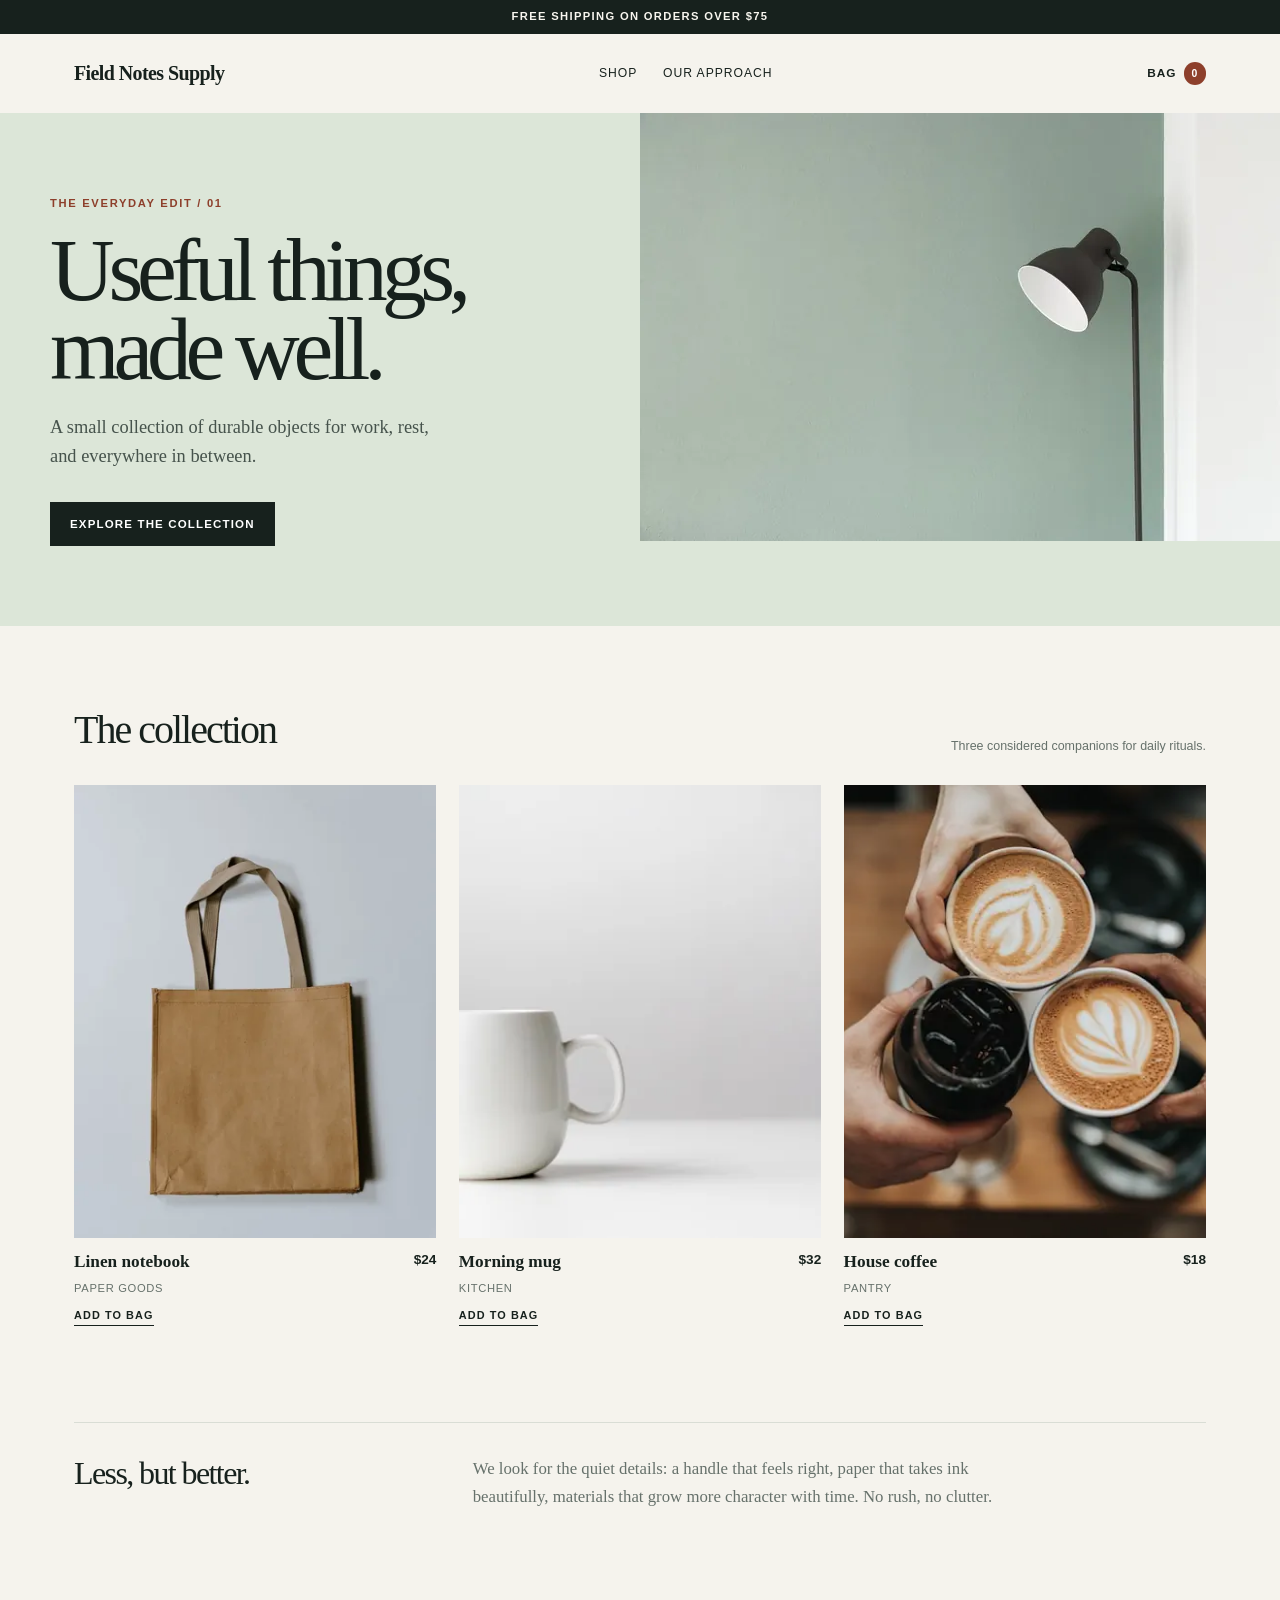
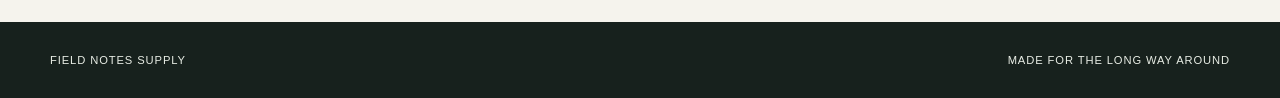
<file: index.html>
<!doctype html>
<html lang="en">

<head>
  <meta charset="utf-8">
  <meta name="viewport" content="width=device-width, initial-scale=1">
  <meta name="google-site-verification" content="jY3L68nDEbwjXzt3M9jfqNERwwXVNHxmWvuZ9ZeyHek" />
  <meta name="description" content="Field-tested objects for a slower, more considered everyday.">
  <title>Field Notes Supply | Considered everyday goods</title>
  <link rel="preload" as="image" type="image/webp" href="./images/hero-1200.jpg"
    imagesrcset="./images/hero-640.webp 640w, ./images/hero-768.webp 768w, ./images/hero-1200.webp 1200w"
    imagesizes="(max-width: 700px) 100vw, 50vw" fetchpriority="high">
  <link rel="manifest" href="./manifest.webmanifest">
  <link rel="apple-touch-icon" href="./icons/icon-v1-180.png">
  <meta name="theme-color" content="#17211d">
  <meta name="mobile-web-app-capable" content="yes">
  <style>:root{color-scheme:light;--ink:#17211d;--muted:#66716b;--paper:#f5f3ed;--line:#d9ddd5;--accent:#8d3f2b;--sage:#dce6d8}*{box-sizing:border-box}picture{display:contents}picture>source{display:none}body{margin:0;background:var(--paper);color:var(--ink);font-family:Georgia,'Times New Roman',serif}a{color:inherit;text-decoration:none}.announcement{padding:.65rem 1.5rem;background:var(--ink);color:#f8f6ef;font:700 .7rem/1.2 Arial,sans-serif;letter-spacing:.12em;text-align:center;text-transform:uppercase}header{align-items:center;display:flex;justify-content:space-between;margin:0 auto;max-width:1180px;padding:1.35rem 1.5rem}.brand{font-size:1.25rem;font-weight:700;letter-spacing:-.03em}nav{display:flex;gap:1.6rem;font:.76rem Arial,sans-serif;letter-spacing:.08em;text-transform:uppercase}.bag{align-items:center;background:none;border:0;color:var(--ink);cursor:pointer;display:flex;font:700 .74rem Arial,sans-serif;gap:.45rem;letter-spacing:.08em;padding:.4rem 0;text-transform:uppercase}.bag-count{align-items:center;background:var(--accent);border-radius:50%;color:#fff;display:inline-flex;font-size:.65rem;height:1.4rem;justify-content:center;width:1.4rem}.hero{background:var(--sage);display:grid;grid-template-columns:minmax(0,1fr) minmax(280px,1fr);min-height:500px}.hero-copy{align-self:center;max-width:560px;min-width: fit-content;padding:5rem max(1.5rem,calc((100vw - 1180px)/2));padding-right:3rem}.eyebrow{color:var(--accent);font:700 .7rem Arial,sans-serif;letter-spacing:.15em;text-transform:uppercase}h1{font-size:clamp(3.2rem,7vw,6.4rem);font-weight:400;letter-spacing:-.07em;line-height:.88;margin:1.3rem 0 1.5rem;max-width:620px}.hero-copy p{color:#46534c;font-size:1.15rem;line-height:1.55;margin:0 0 2rem;max-width:390px}.button{background:var(--ink);color:#fff;display:inline-block;font:700 .72rem Arial,sans-serif;letter-spacing:.1em;padding:1rem 1.25rem;text-transform:uppercase}.hero-image{height:auto;min-height:360px;object-fit:cover;width:100%}.catalog{margin:0 auto;max-width:1180px;padding:5rem 1.5rem 0}.section-heading{align-items:end;display:flex;justify-content:space-between;margin-bottom:2rem}h2{font-size:2.5rem;font-weight:400;letter-spacing:-.05em;margin:0}.section-heading p{color:var(--muted);font:.78rem Arial,sans-serif;margin:0}.products{display:grid;gap:1.4rem;grid-template-columns:repeat(3,1fr)}.product-image{aspect-ratio:4/5;background:#e5e6df;display:block;height:auto;object-fit:cover;width:100%}.product-info{align-items:start;display:flex;justify-content:space-between;padding-top:.9rem}.product-name{font-size:1.08rem;margin:0 0 .35rem}.product-type{color:var(--muted);font:.7rem Arial,sans-serif;letter-spacing:.06em;text-transform:uppercase}.price{font:700 .85rem Arial,sans-serif}.add{background:none;border:0;border-bottom:1px solid var(--ink);color:var(--ink);cursor:pointer;font:700 .68rem Arial,sans-serif;letter-spacing:.1em;margin-top:.8rem;padding:0 0 .25rem;text-transform:uppercase}.note{border-top:1px solid var(--line);display:grid;gap:2rem;grid-template-columns:1fr 2fr;padding-top:2rem}.story{margin:6rem auto 0;max-width:1180px;padding:0 1.5rem 7rem}.note h2{font-size:2rem}.note p{color:var(--muted);font-size:1.05rem;line-height:1.65;margin:0;max-width:570px}footer{background:var(--ink);color:#e8ede5;padding:2rem 1.5rem}.footer-inner{display:flex;justify-content:space-between;margin:auto;max-width:1180px}footer small{font:.7rem Arial,sans-serif;letter-spacing:.08em;text-transform:uppercase}[hidden]{display:none!important}.notice{align-items:center;background:var(--ink);bottom:1rem;color:#f8f6ef;display:flex;flex-wrap:wrap;font:.82rem/1.4 Arial,sans-serif;gap:.6rem 1rem;left:50%;max-width:calc(100% - 2rem);padding:.9rem 1.1rem;position:fixed;transform:translateX(-50%);width:36rem;z-index:1}.notice p{flex:1 1 12rem;margin:0}.notice button{cursor:pointer;font:700 .7rem Arial,sans-serif;letter-spacing:.1em;min-height:2.75rem;padding:.5rem .9rem;text-transform:uppercase}.notice-accept{background:#f8f6ef;border:0;color:var(--ink)}.notice-dismiss{background:none;border:1px solid #f8f6ef;color:#f8f6ef}@media(max-width:700px){header{flex-wrap:wrap;padding:1.2rem 1rem}nav{gap:1.2rem;justify-content:center;order:3;padding-top:1rem;width:100%}.hero{display:flex;flex-direction:column-reverse}.hero-copy{padding:3.5rem 1.25rem 4rem}h1{font-size:clamp(3.6rem,18vw,5rem)}.hero-image{aspect-ratio:1/1;min-height:0}.catalog{padding:3.5rem 1.25rem 0}.section-heading{align-items:start;flex-direction:column;gap:.6rem}h2{font-size:2.2rem}.products{grid-template-columns:1fr 1fr;gap:2rem 1rem}.product-info{display:block}.price{display:block;margin-top:.7rem}.note{display:block}.story{margin-top:4rem;padding:0 1.25rem 5rem}.note p{margin-top:1rem}}</style>
  <!-- routes.json: begin -->
  <link rel="canonical" href="https://field-notes-supply.example/">
  <meta property="og:title" content="Field Notes Supply | Considered everyday goods">
  <meta property="og:description" content="Field-tested objects for a slower, more considered everyday.">
  <meta property="og:image" content="./images/hero-1200.jpg">
  <meta name="twitter:card" content="summary_large_image">
  <!-- routes.json: end -->
</head>

<body>
  <div class="announcement">Free shipping on orders over $75</div>
  <header>
    <a class="brand" href="./">Field Notes Supply</a>
    <nav aria-label="Primary navigation"><a href="#shop">Shop</a><a href="#story">Our approach</a></nav>
    <button class="bag" type="button" aria-label="Shopping bag, 0 items">Bag <span class="bag-count"
        aria-hidden="true">0</span></button>
  </header>
  <main>
    <section class="hero" aria-labelledby="hero-title">
      <div class="hero-copy"><span class="eyebrow">The everyday edit / 01</span>
        <h1 id="hero-title">Useful things, made well.</h1>
        <p>A small collection of durable objects for work, rest, and everywhere in between.</p><a class="button"
          href="#shop">Explore the collection</a>
      </div>
      <picture>
        <source type="image/webp" srcset="./images/hero-640.webp 640w, ./images/hero-768.webp 768w, ./images/hero-1200.webp 1200w" sizes="(max-width: 700px) 100vw, 50vw">
        <img class="hero-image" src="./images/hero-1200.jpg"
          srcset="./images/hero-640.jpg 640w, ./images/hero-768.jpg 768w, ./images/hero-1200.jpg 1200w"
          sizes="(max-width: 700px) 100vw, 50vw" width="1200" height="803"
          alt="A charcoal floor lamp angled against a sage green wall" fetchpriority="high">
      </picture>
    </section>
    <section class="catalog" id="shop" aria-labelledby="shop-title">
      <div class="section-heading">
        <h2 id="shop-title">The collection</h2>
        <p>Three considered companions for daily rituals.</p>
      </div>
      <div class="products">
        <article><picture>
            <source type="image/webp" srcset="./images/notebook-400.webp 400w, ./images/notebook-700.webp 700w" sizes="(max-width: 700px) 45vw, 30vw">
            <img class="product-image" src="./images/notebook-700.jpg"
              srcset="./images/notebook-400.jpg 400w, ./images/notebook-700.jpg 700w" sizes="(max-width: 700px) 45vw, 30vw"
              width="700" height="875" loading="lazy" fetchpriority="low" alt="A tan kraft paper tote bag with woven handles, laid flat on a pale grey background">
          </picture>
          <div class="product-info">
            <div>
              <h3 class="product-name">Linen notebook</h3><span class="product-type">Paper goods</span>
            </div><span class="price">$24</span>
          </div><button class="add" type="button">Add to bag</button>
        </article>
        <article><picture>
            <source type="image/webp" srcset="./images/mug-374.webp 374w" sizes="(max-width: 700px) 45vw, 30vw">
            <img class="product-image" src="./images/mug-374.jpg"
              srcset="./images/mug-374.jpg 374w" sizes="(max-width: 700px) 45vw, 30vw"
              width="374" height="467" loading="lazy" fetchpriority="low" alt="A white ceramic mug with a rounded handle on a pale surface">
          </picture>
          <div class="product-info">
            <div>
              <h3 class="product-name">Morning mug</h3><span class="product-type">Kitchen</span>
            </div><span class="price">$32</span>
          </div><button class="add" type="button">Add to bag</button>
        </article>
        <article><picture>
            <source type="image/webp" srcset="./images/coffee-374.webp 374w" sizes="(max-width: 700px) 45vw, 30vw">
            <img class="product-image" src="./images/coffee-374.jpg"
              srcset="./images/coffee-374.jpg 374w" sizes="(max-width: 700px) 45vw, 30vw"
              width="374" height="467" loading="lazy" fetchpriority="low" alt="Three hands raising two latte-art coffees and an iced drink over a wooden table">
          </picture>
          <div class="product-info">
            <div>
              <h3 class="product-name">House coffee</h3><span class="product-type">Pantry</span>
            </div><span class="price">$18</span>
          </div><button class="add" type="button">Add to bag</button>
        </article>
      </div>
    </section>
    <section class="story" id="story" aria-labelledby="story-title">
      <div class="note">
        <h2 id="story-title">Less, but better.</h2>
        <p>We look for the quiet details: a handle that feels right, paper that takes ink beautifully, materials that
          grow more character with time. No rush, no clutter.</p>
      </div>
    </section>
  </main>
  <footer>
    <div class="footer-inner"><small>Field Notes Supply</small><small>Made for the long way around</small></div>
  </footer>
  <div class="notice" role="status" hidden>
    <p>Keep Field Notes Supply within reach.</p>
    <button class="notice-accept" type="button">Add to Home screen</button>
    <button class="notice-dismiss" type="button">Not now</button>
  </div>
  <script src="./app.v2.min.js" defer></script>
</body>

</html>
</file>
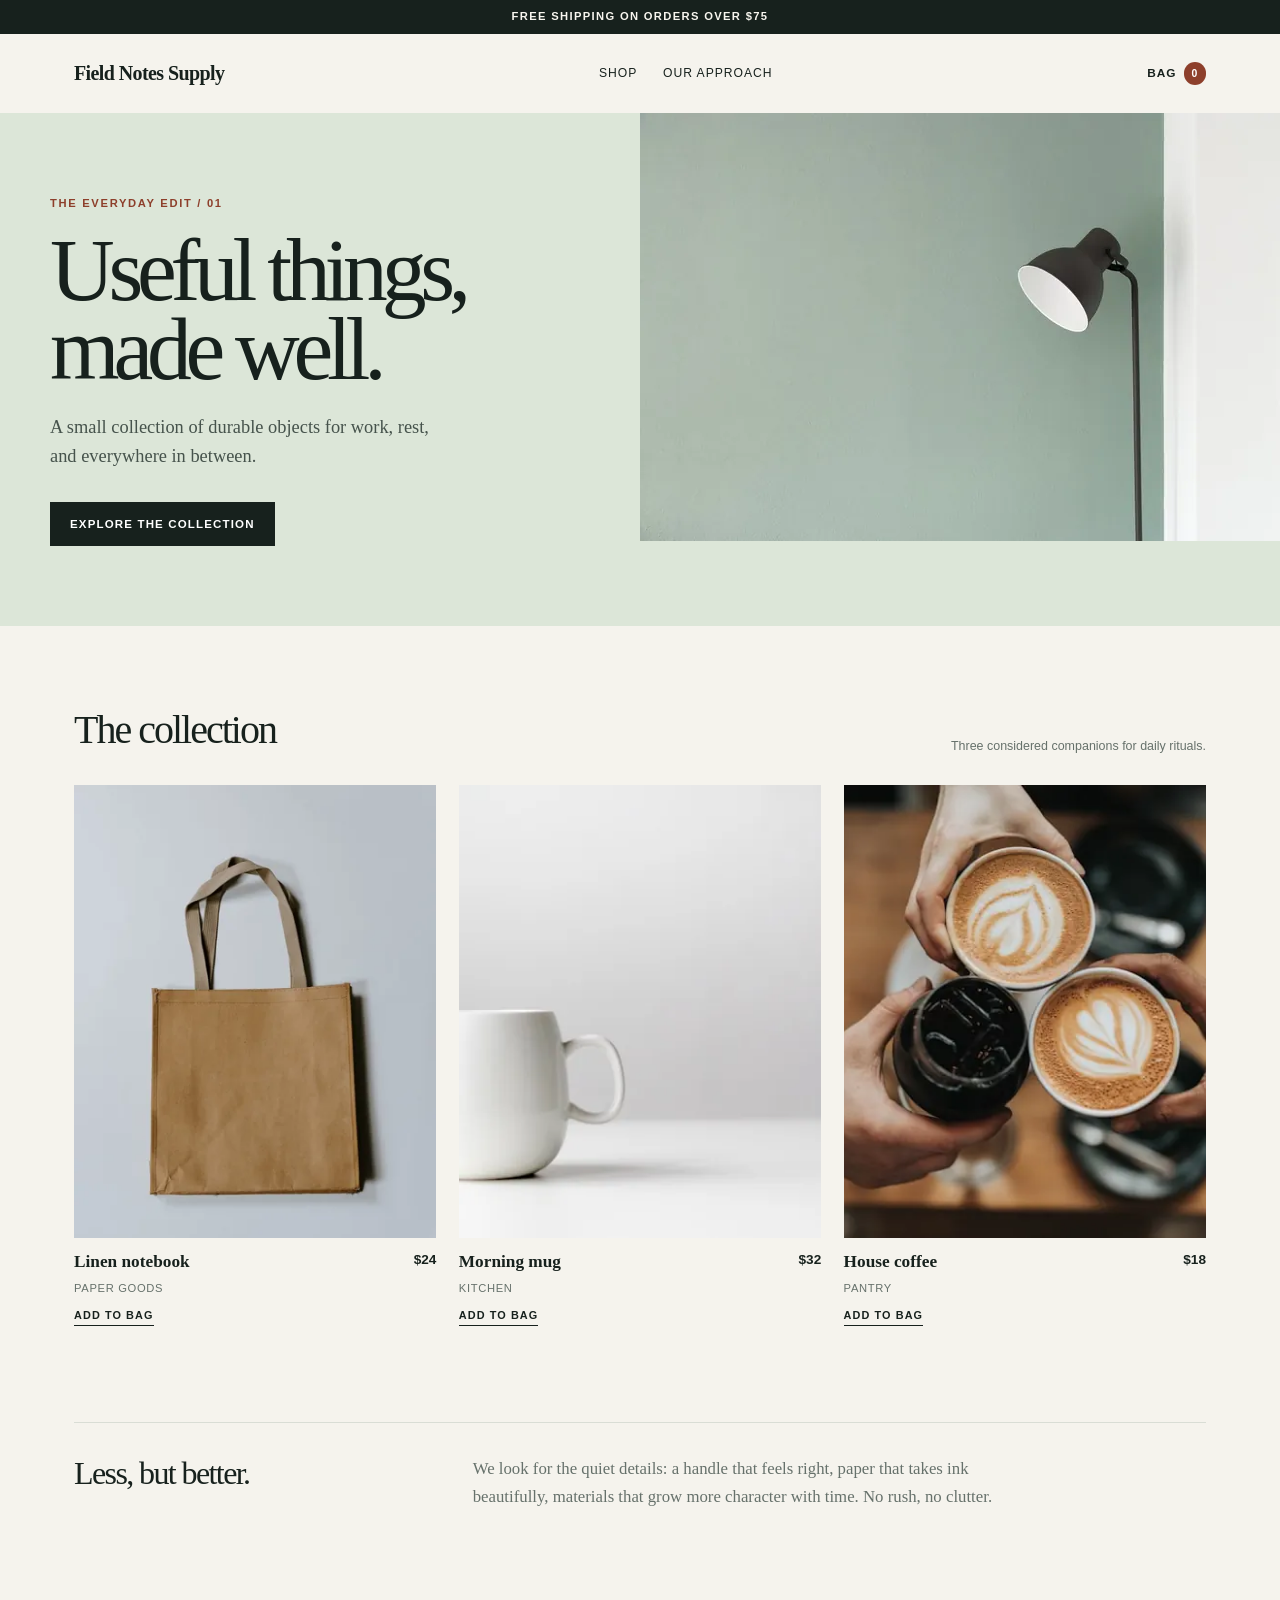
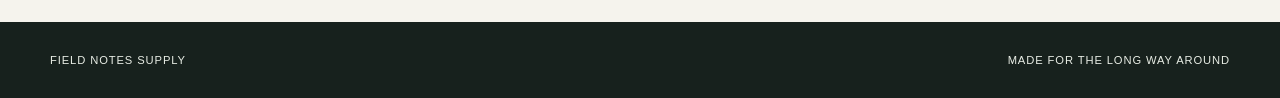
<file: arm-gtm-deferred.html>
<!doctype html>
<html lang="en">

<head>
  <meta charset="utf-8">
  <meta name="viewport" content="width=device-width, initial-scale=1">
  <meta name="google-site-verification" content="jY3L68nDEbwjXzt3M9jfqNERwwXVNHxmWvuZ9ZeyHek" />
  <meta name="description" content="Field-tested objects for a slower, more considered everyday.">
  <title>Field Notes Supply | Considered everyday goods</title>
  <link rel="preload" as="image" type="image/webp" href="./images/hero-1200.jpg"
    imagesrcset="./images/hero-640.webp 640w, ./images/hero-768.webp 768w, ./images/hero-1200.webp 1200w"
    imagesizes="(max-width: 700px) 100vw, 50vw" fetchpriority="high">
  <link rel="manifest" href="./manifest.webmanifest">
  <link rel="apple-touch-icon" href="./icons/icon-v1-180.png">
  <meta name="theme-color" content="#17211d">
  <meta name="mobile-web-app-capable" content="yes">
  <style>:root{color-scheme:light;--ink:#17211d;--muted:#66716b;--paper:#f5f3ed;--line:#d9ddd5;--accent:#8d3f2b;--sage:#dce6d8}*{box-sizing:border-box}picture{display:contents}picture>source{display:none}body{margin:0;background:var(--paper);color:var(--ink);font-family:Georgia,'Times New Roman',serif}a{color:inherit;text-decoration:none}.announcement{padding:.65rem 1.5rem;background:var(--ink);color:#f8f6ef;font:700 .7rem/1.2 Arial,sans-serif;letter-spacing:.12em;text-align:center;text-transform:uppercase}header{align-items:center;display:flex;justify-content:space-between;margin:0 auto;max-width:1180px;padding:1.35rem 1.5rem}.brand{font-size:1.25rem;font-weight:700;letter-spacing:-.03em}nav{display:flex;gap:1.6rem;font:.76rem Arial,sans-serif;letter-spacing:.08em;text-transform:uppercase}.bag{align-items:center;background:none;border:0;color:var(--ink);cursor:pointer;display:flex;font:700 .74rem Arial,sans-serif;gap:.45rem;letter-spacing:.08em;padding:.4rem 0;text-transform:uppercase}.bag-count{align-items:center;background:var(--accent);border-radius:50%;color:#fff;display:inline-flex;font-size:.65rem;height:1.4rem;justify-content:center;width:1.4rem}.hero{background:var(--sage);display:grid;grid-template-columns:minmax(0,1fr) minmax(280px,1fr);min-height:500px}.hero-copy{align-self:center;max-width:560px;min-width: fit-content;padding:5rem max(1.5rem,calc((100vw - 1180px)/2));padding-right:3rem}.eyebrow{color:var(--accent);font:700 .7rem Arial,sans-serif;letter-spacing:.15em;text-transform:uppercase}h1{font-size:clamp(3.2rem,7vw,6.4rem);font-weight:400;letter-spacing:-.07em;line-height:.88;margin:1.3rem 0 1.5rem;max-width:620px}.hero-copy p{color:#46534c;font-size:1.15rem;line-height:1.55;margin:0 0 2rem;max-width:390px}.button{background:var(--ink);color:#fff;display:inline-block;font:700 .72rem Arial,sans-serif;letter-spacing:.1em;padding:1rem 1.25rem;text-transform:uppercase}.hero-image{height:auto;min-height:360px;object-fit:cover;width:100%}.catalog{margin:0 auto;max-width:1180px;padding:5rem 1.5rem 0}.section-heading{align-items:end;display:flex;justify-content:space-between;margin-bottom:2rem}h2{font-size:2.5rem;font-weight:400;letter-spacing:-.05em;margin:0}.section-heading p{color:var(--muted);font:.78rem Arial,sans-serif;margin:0}.products{display:grid;gap:1.4rem;grid-template-columns:repeat(3,1fr)}.product-image{aspect-ratio:4/5;background:#e5e6df;display:block;height:auto;object-fit:cover;width:100%}.product-info{align-items:start;display:flex;justify-content:space-between;padding-top:.9rem}.product-name{font-size:1.08rem;margin:0 0 .35rem}.product-type{color:var(--muted);font:.7rem Arial,sans-serif;letter-spacing:.06em;text-transform:uppercase}.price{font:700 .85rem Arial,sans-serif}.add{background:none;border:0;border-bottom:1px solid var(--ink);color:var(--ink);cursor:pointer;font:700 .68rem Arial,sans-serif;letter-spacing:.1em;margin-top:.8rem;padding:0 0 .25rem;text-transform:uppercase}.note{border-top:1px solid var(--line);display:grid;gap:2rem;grid-template-columns:1fr 2fr;padding-top:2rem}.story{margin:6rem auto 0;max-width:1180px;padding:0 1.5rem 7rem}.note h2{font-size:2rem}.note p{color:var(--muted);font-size:1.05rem;line-height:1.65;margin:0;max-width:570px}footer{background:var(--ink);color:#e8ede5;padding:2rem 1.5rem}.footer-inner{display:flex;justify-content:space-between;margin:auto;max-width:1180px}footer small{font:.7rem Arial,sans-serif;letter-spacing:.08em;text-transform:uppercase}[hidden]{display:none!important}.notice{align-items:center;background:var(--ink);bottom:1rem;color:#f8f6ef;display:flex;flex-wrap:wrap;font:.82rem/1.4 Arial,sans-serif;gap:.6rem 1rem;left:50%;max-width:calc(100% - 2rem);padding:.9rem 1.1rem;position:fixed;transform:translateX(-50%);width:36rem;z-index:1}.notice p{flex:1 1 12rem;margin:0}.notice button{cursor:pointer;font:700 .7rem Arial,sans-serif;letter-spacing:.1em;min-height:2.75rem;padding:.5rem .9rem;text-transform:uppercase}.notice-accept{background:#f8f6ef;border:0;color:var(--ink)}.notice-dismiss{background:none;border:1px solid #f8f6ef;color:#f8f6ef}@media(max-width:700px){header{flex-wrap:wrap;padding:1.2rem 1rem}nav{gap:1.2rem;justify-content:center;order:3;padding-top:1rem;width:100%}.hero{display:flex;flex-direction:column-reverse}.hero-copy{padding:3.5rem 1.25rem 4rem}h1{font-size:clamp(3.6rem,18vw,5rem)}.hero-image{aspect-ratio:1/1;min-height:0}.catalog{padding:3.5rem 1.25rem 0}.section-heading{align-items:start;flex-direction:column;gap:.6rem}h2{font-size:2.2rem}.products{grid-template-columns:1fr 1fr;gap:2rem 1rem}.product-info{display:block}.price{display:block;margin-top:.7rem}.note{display:block}.story{margin-top:4rem;padding:0 1.25rem 5rem}.note p{margin-top:1rem}}</style>
  <!-- routes.json: begin -->
  <link rel="canonical" href="https://field-notes-supply.example/">
  <meta property="og:title" content="Field Notes Supply | Considered everyday goods">
  <meta property="og:description" content="Field-tested objects for a slower, more considered everyday.">
  <meta property="og:image" content="./images/hero-1200.jpg">
  <meta name="twitter:card" content="summary_large_image">
  <!-- routes.json: end -->
</head>

<body>
  <div class="announcement">Free shipping on orders over $75</div>
  <header>
    <a class="brand" href="./">Field Notes Supply</a>
    <nav aria-label="Primary navigation"><a href="#shop">Shop</a><a href="#story">Our approach</a></nav>
    <button class="bag" type="button" aria-label="Shopping bag, 0 items">Bag <span class="bag-count"
        aria-hidden="true">0</span></button>
  </header>
  <main>
    <section class="hero" aria-labelledby="hero-title">
      <div class="hero-copy"><span class="eyebrow">The everyday edit / 01</span>
        <h1 id="hero-title">Useful things, made well.</h1>
        <p>A small collection of durable objects for work, rest, and everywhere in between.</p><a class="button"
          href="#shop">Explore the collection</a>
      </div>
      <picture>
        <source type="image/webp" srcset="./images/hero-640.webp 640w, ./images/hero-768.webp 768w, ./images/hero-1200.webp 1200w" sizes="(max-width: 700px) 100vw, 50vw">
        <img class="hero-image" src="./images/hero-1200.jpg"
          srcset="./images/hero-640.jpg 640w, ./images/hero-768.jpg 768w, ./images/hero-1200.jpg 1200w"
          sizes="(max-width: 700px) 100vw, 50vw" width="1200" height="803"
          alt="A charcoal floor lamp angled against a sage green wall" fetchpriority="high">
      </picture>
    </section>
    <section class="catalog" id="shop" aria-labelledby="shop-title">
      <div class="section-heading">
        <h2 id="shop-title">The collection</h2>
        <p>Three considered companions for daily rituals.</p>
      </div>
      <div class="products">
        <article><picture>
            <source type="image/webp" srcset="./images/notebook-400.webp 400w, ./images/notebook-700.webp 700w" sizes="(max-width: 700px) 45vw, 30vw">
            <img class="product-image" src="./images/notebook-700.jpg"
              srcset="./images/notebook-400.jpg 400w, ./images/notebook-700.jpg 700w" sizes="(max-width: 700px) 45vw, 30vw"
              width="700" height="875" loading="lazy" fetchpriority="low" alt="A tan kraft paper tote bag with woven handles, laid flat on a pale grey background">
          </picture>
          <div class="product-info">
            <div>
              <h3 class="product-name">Linen notebook</h3><span class="product-type">Paper goods</span>
            </div><span class="price">$24</span>
          </div><button class="add" type="button">Add to bag</button>
        </article>
        <article><picture>
            <source type="image/webp" srcset="./images/mug-374.webp 374w" sizes="(max-width: 700px) 45vw, 30vw">
            <img class="product-image" src="./images/mug-374.jpg"
              srcset="./images/mug-374.jpg 374w" sizes="(max-width: 700px) 45vw, 30vw"
              width="374" height="467" loading="lazy" fetchpriority="low" alt="A white ceramic mug with a rounded handle on a pale surface">
          </picture>
          <div class="product-info">
            <div>
              <h3 class="product-name">Morning mug</h3><span class="product-type">Kitchen</span>
            </div><span class="price">$32</span>
          </div><button class="add" type="button">Add to bag</button>
        </article>
        <article><picture>
            <source type="image/webp" srcset="./images/coffee-374.webp 374w" sizes="(max-width: 700px) 45vw, 30vw">
            <img class="product-image" src="./images/coffee-374.jpg"
              srcset="./images/coffee-374.jpg 374w" sizes="(max-width: 700px) 45vw, 30vw"
              width="374" height="467" loading="lazy" fetchpriority="low" alt="Three hands raising two latte-art coffees and an iced drink over a wooden table">
          </picture>
          <div class="product-info">
            <div>
              <h3 class="product-name">House coffee</h3><span class="product-type">Pantry</span>
            </div><span class="price">$18</span>
          </div><button class="add" type="button">Add to bag</button>
        </article>
      </div>
    </section>
    <section class="story" id="story" aria-labelledby="story-title">
      <div class="note">
        <h2 id="story-title">Less, but better.</h2>
        <p>We look for the quiet details: a handle that feels right, paper that takes ink beautifully, materials that
          grow more character with time. No rush, no clutter.</p>
      </div>
    </section>
  </main>
  <footer>
    <div class="footer-inner"><small>Field Notes Supply</small><small>Made for the long way around</small></div>
  </footer>
  <div class="notice" role="status" hidden>
    <p>Keep Field Notes Supply within reach.</p>
    <button class="notice-accept" type="button">Add to Home screen</button>
    <button class="notice-dismiss" type="button">Not now</button>
  </div>
  <script src="./app.v2.min.js" defer></script>
<script>addEventListener('load',function(){(window.requestIdleCallback||function(f){setTimeout(f,0)})(function(){window.dataLayer=window.dataLayer||[];window.dataLayer.push({'gtm.start':new Date().getTime(),event:'gtm.js'});var s=document.createElement('script');s.async=true;s.src='https://www.googletagmanager.com/gtm.js?id=GTM-PRVCQ335';document.head.appendChild(s)},{timeout:1000})})</script>
</body>

</html>
</file>
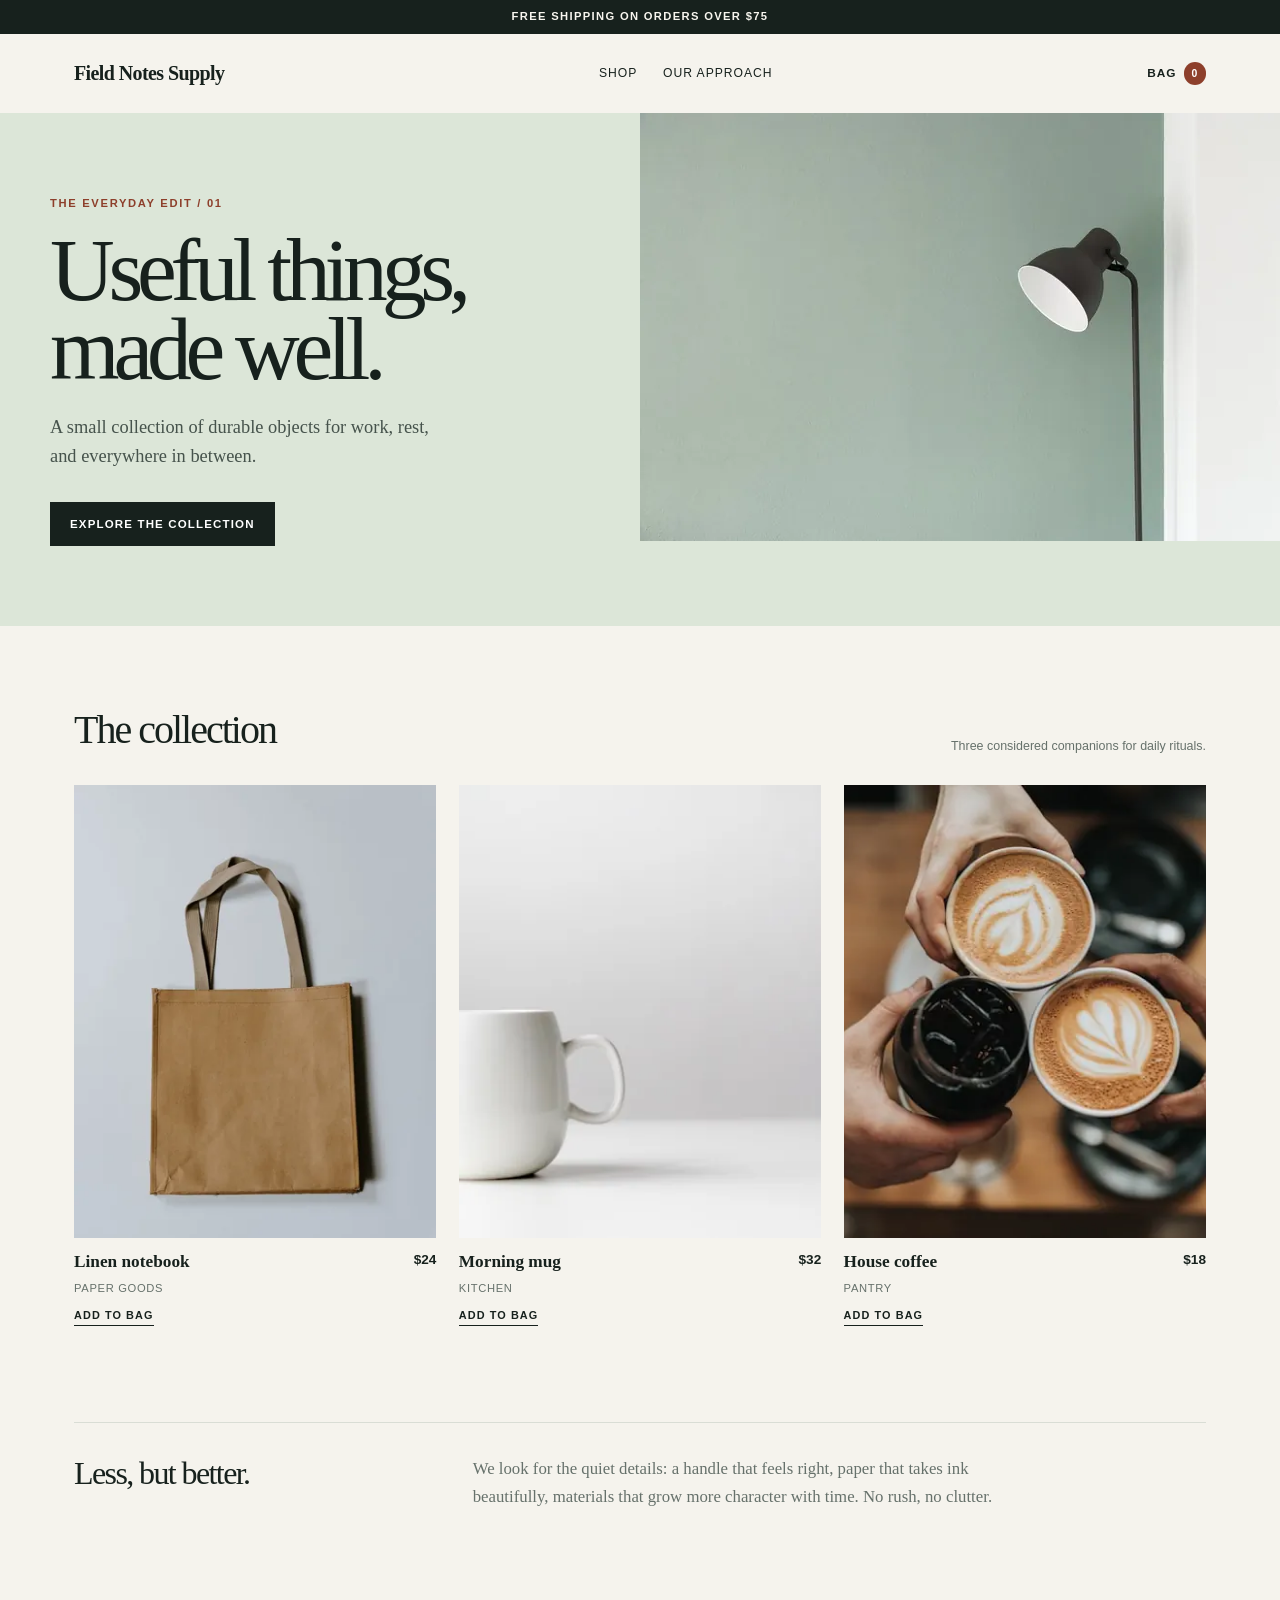
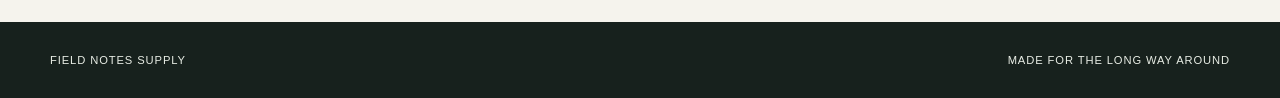
<file: arm-gtm.html>
<!doctype html>
<html lang="en">

<head>
  <meta charset="utf-8">
  <script>(function(w,d,s,l,i){w[l]=w[l]||[];w[l].push({'gtm.start':new Date().getTime(),event:'gtm.js'});var f=d.getElementsByTagName(s)[0],j=d.createElement(s),dl=l!='dataLayer'?'&l='+l:'';j.async=true;j.src='https://www.googletagmanager.com/gtm.js?id='+i+dl;f.parentNode.insertBefore(j,f);})(window,document,'script','dataLayer','GTM-PRVCQ335');</script>
  <meta name="viewport" content="width=device-width, initial-scale=1">
  <meta name="google-site-verification" content="jY3L68nDEbwjXzt3M9jfqNERwwXVNHxmWvuZ9ZeyHek" />
  <meta name="description" content="Field-tested objects for a slower, more considered everyday.">
  <title>Field Notes Supply | Considered everyday goods</title>
  <link rel="preload" as="image" type="image/webp" href="./images/hero-1200.jpg"
    imagesrcset="./images/hero-640.webp 640w, ./images/hero-768.webp 768w, ./images/hero-1200.webp 1200w"
    imagesizes="(max-width: 700px) 100vw, 50vw" fetchpriority="high">
  <link rel="manifest" href="./manifest.webmanifest">
  <link rel="apple-touch-icon" href="./icons/icon-v1-180.png">
  <meta name="theme-color" content="#17211d">
  <meta name="mobile-web-app-capable" content="yes">
  <style>:root{color-scheme:light;--ink:#17211d;--muted:#66716b;--paper:#f5f3ed;--line:#d9ddd5;--accent:#8d3f2b;--sage:#dce6d8}*{box-sizing:border-box}picture{display:contents}picture>source{display:none}body{margin:0;background:var(--paper);color:var(--ink);font-family:Georgia,'Times New Roman',serif}a{color:inherit;text-decoration:none}.announcement{padding:.65rem 1.5rem;background:var(--ink);color:#f8f6ef;font:700 .7rem/1.2 Arial,sans-serif;letter-spacing:.12em;text-align:center;text-transform:uppercase}header{align-items:center;display:flex;justify-content:space-between;margin:0 auto;max-width:1180px;padding:1.35rem 1.5rem}.brand{font-size:1.25rem;font-weight:700;letter-spacing:-.03em}nav{display:flex;gap:1.6rem;font:.76rem Arial,sans-serif;letter-spacing:.08em;text-transform:uppercase}.bag{align-items:center;background:none;border:0;color:var(--ink);cursor:pointer;display:flex;font:700 .74rem Arial,sans-serif;gap:.45rem;letter-spacing:.08em;padding:.4rem 0;text-transform:uppercase}.bag-count{align-items:center;background:var(--accent);border-radius:50%;color:#fff;display:inline-flex;font-size:.65rem;height:1.4rem;justify-content:center;width:1.4rem}.hero{background:var(--sage);display:grid;grid-template-columns:minmax(0,1fr) minmax(280px,1fr);min-height:500px}.hero-copy{align-self:center;max-width:560px;min-width: fit-content;padding:5rem max(1.5rem,calc((100vw - 1180px)/2));padding-right:3rem}.eyebrow{color:var(--accent);font:700 .7rem Arial,sans-serif;letter-spacing:.15em;text-transform:uppercase}h1{font-size:clamp(3.2rem,7vw,6.4rem);font-weight:400;letter-spacing:-.07em;line-height:.88;margin:1.3rem 0 1.5rem;max-width:620px}.hero-copy p{color:#46534c;font-size:1.15rem;line-height:1.55;margin:0 0 2rem;max-width:390px}.button{background:var(--ink);color:#fff;display:inline-block;font:700 .72rem Arial,sans-serif;letter-spacing:.1em;padding:1rem 1.25rem;text-transform:uppercase}.hero-image{height:auto;min-height:360px;object-fit:cover;width:100%}.catalog{margin:0 auto;max-width:1180px;padding:5rem 1.5rem 0}.section-heading{align-items:end;display:flex;justify-content:space-between;margin-bottom:2rem}h2{font-size:2.5rem;font-weight:400;letter-spacing:-.05em;margin:0}.section-heading p{color:var(--muted);font:.78rem Arial,sans-serif;margin:0}.products{display:grid;gap:1.4rem;grid-template-columns:repeat(3,1fr)}.product-image{aspect-ratio:4/5;background:#e5e6df;display:block;height:auto;object-fit:cover;width:100%}.product-info{align-items:start;display:flex;justify-content:space-between;padding-top:.9rem}.product-name{font-size:1.08rem;margin:0 0 .35rem}.product-type{color:var(--muted);font:.7rem Arial,sans-serif;letter-spacing:.06em;text-transform:uppercase}.price{font:700 .85rem Arial,sans-serif}.add{background:none;border:0;border-bottom:1px solid var(--ink);color:var(--ink);cursor:pointer;font:700 .68rem Arial,sans-serif;letter-spacing:.1em;margin-top:.8rem;padding:0 0 .25rem;text-transform:uppercase}.note{border-top:1px solid var(--line);display:grid;gap:2rem;grid-template-columns:1fr 2fr;padding-top:2rem}.story{margin:6rem auto 0;max-width:1180px;padding:0 1.5rem 7rem}.note h2{font-size:2rem}.note p{color:var(--muted);font-size:1.05rem;line-height:1.65;margin:0;max-width:570px}footer{background:var(--ink);color:#e8ede5;padding:2rem 1.5rem}.footer-inner{display:flex;justify-content:space-between;margin:auto;max-width:1180px}footer small{font:.7rem Arial,sans-serif;letter-spacing:.08em;text-transform:uppercase}[hidden]{display:none!important}.notice{align-items:center;background:var(--ink);bottom:1rem;color:#f8f6ef;display:flex;flex-wrap:wrap;font:.82rem/1.4 Arial,sans-serif;gap:.6rem 1rem;left:50%;max-width:calc(100% - 2rem);padding:.9rem 1.1rem;position:fixed;transform:translateX(-50%);width:36rem;z-index:1}.notice p{flex:1 1 12rem;margin:0}.notice button{cursor:pointer;font:700 .7rem Arial,sans-serif;letter-spacing:.1em;min-height:2.75rem;padding:.5rem .9rem;text-transform:uppercase}.notice-accept{background:#f8f6ef;border:0;color:var(--ink)}.notice-dismiss{background:none;border:1px solid #f8f6ef;color:#f8f6ef}@media(max-width:700px){header{flex-wrap:wrap;padding:1.2rem 1rem}nav{gap:1.2rem;justify-content:center;order:3;padding-top:1rem;width:100%}.hero{display:flex;flex-direction:column-reverse}.hero-copy{padding:3.5rem 1.25rem 4rem}h1{font-size:clamp(3.6rem,18vw,5rem)}.hero-image{aspect-ratio:1/1;min-height:0}.catalog{padding:3.5rem 1.25rem 0}.section-heading{align-items:start;flex-direction:column;gap:.6rem}h2{font-size:2.2rem}.products{grid-template-columns:1fr 1fr;gap:2rem 1rem}.product-info{display:block}.price{display:block;margin-top:.7rem}.note{display:block}.story{margin-top:4rem;padding:0 1.25rem 5rem}.note p{margin-top:1rem}}</style>
  <!-- routes.json: begin -->
  <link rel="canonical" href="https://field-notes-supply.example/">
  <meta property="og:title" content="Field Notes Supply | Considered everyday goods">
  <meta property="og:description" content="Field-tested objects for a slower, more considered everyday.">
  <meta property="og:image" content="./images/hero-1200.jpg">
  <meta name="twitter:card" content="summary_large_image">
  <!-- routes.json: end -->
</head>

<body>
  <noscript><iframe src="https://www.googletagmanager.com/ns.html?id=GTM-PRVCQ335" height="0" width="0" style="display:none;visibility:hidden"></iframe></noscript>
  <div class="announcement">Free shipping on orders over $75</div>
  <header>
    <a class="brand" href="./">Field Notes Supply</a>
    <nav aria-label="Primary navigation"><a href="#shop">Shop</a><a href="#story">Our approach</a></nav>
    <button class="bag" type="button" aria-label="Shopping bag, 0 items">Bag <span class="bag-count"
        aria-hidden="true">0</span></button>
  </header>
  <main>
    <section class="hero" aria-labelledby="hero-title">
      <div class="hero-copy"><span class="eyebrow">The everyday edit / 01</span>
        <h1 id="hero-title">Useful things, made well.</h1>
        <p>A small collection of durable objects for work, rest, and everywhere in between.</p><a class="button"
          href="#shop">Explore the collection</a>
      </div>
      <picture>
        <source type="image/webp" srcset="./images/hero-640.webp 640w, ./images/hero-768.webp 768w, ./images/hero-1200.webp 1200w" sizes="(max-width: 700px) 100vw, 50vw">
        <img class="hero-image" src="./images/hero-1200.jpg"
          srcset="./images/hero-640.jpg 640w, ./images/hero-768.jpg 768w, ./images/hero-1200.jpg 1200w"
          sizes="(max-width: 700px) 100vw, 50vw" width="1200" height="803"
          alt="A charcoal floor lamp angled against a sage green wall" fetchpriority="high">
      </picture>
    </section>
    <section class="catalog" id="shop" aria-labelledby="shop-title">
      <div class="section-heading">
        <h2 id="shop-title">The collection</h2>
        <p>Three considered companions for daily rituals.</p>
      </div>
      <div class="products">
        <article><picture>
            <source type="image/webp" srcset="./images/notebook-400.webp 400w, ./images/notebook-700.webp 700w" sizes="(max-width: 700px) 45vw, 30vw">
            <img class="product-image" src="./images/notebook-700.jpg"
              srcset="./images/notebook-400.jpg 400w, ./images/notebook-700.jpg 700w" sizes="(max-width: 700px) 45vw, 30vw"
              width="700" height="875" loading="lazy" fetchpriority="low" alt="A tan kraft paper tote bag with woven handles, laid flat on a pale grey background">
          </picture>
          <div class="product-info">
            <div>
              <h3 class="product-name">Linen notebook</h3><span class="product-type">Paper goods</span>
            </div><span class="price">$24</span>
          </div><button class="add" type="button">Add to bag</button>
        </article>
        <article><picture>
            <source type="image/webp" srcset="./images/mug-374.webp 374w" sizes="(max-width: 700px) 45vw, 30vw">
            <img class="product-image" src="./images/mug-374.jpg"
              srcset="./images/mug-374.jpg 374w" sizes="(max-width: 700px) 45vw, 30vw"
              width="374" height="467" loading="lazy" fetchpriority="low" alt="A white ceramic mug with a rounded handle on a pale surface">
          </picture>
          <div class="product-info">
            <div>
              <h3 class="product-name">Morning mug</h3><span class="product-type">Kitchen</span>
            </div><span class="price">$32</span>
          </div><button class="add" type="button">Add to bag</button>
        </article>
        <article><picture>
            <source type="image/webp" srcset="./images/coffee-374.webp 374w" sizes="(max-width: 700px) 45vw, 30vw">
            <img class="product-image" src="./images/coffee-374.jpg"
              srcset="./images/coffee-374.jpg 374w" sizes="(max-width: 700px) 45vw, 30vw"
              width="374" height="467" loading="lazy" fetchpriority="low" alt="Three hands raising two latte-art coffees and an iced drink over a wooden table">
          </picture>
          <div class="product-info">
            <div>
              <h3 class="product-name">House coffee</h3><span class="product-type">Pantry</span>
            </div><span class="price">$18</span>
          </div><button class="add" type="button">Add to bag</button>
        </article>
      </div>
    </section>
    <section class="story" id="story" aria-labelledby="story-title">
      <div class="note">
        <h2 id="story-title">Less, but better.</h2>
        <p>We look for the quiet details: a handle that feels right, paper that takes ink beautifully, materials that
          grow more character with time. No rush, no clutter.</p>
      </div>
    </section>
  </main>
  <footer>
    <div class="footer-inner"><small>Field Notes Supply</small><small>Made for the long way around</small></div>
  </footer>
  <div class="notice" role="status" hidden>
    <p>Keep Field Notes Supply within reach.</p>
    <button class="notice-accept" type="button">Add to Home screen</button>
    <button class="notice-dismiss" type="button">Not now</button>
  </div>
  <script src="./app.v2.min.js" defer></script>
</body>

</html>
</file>
